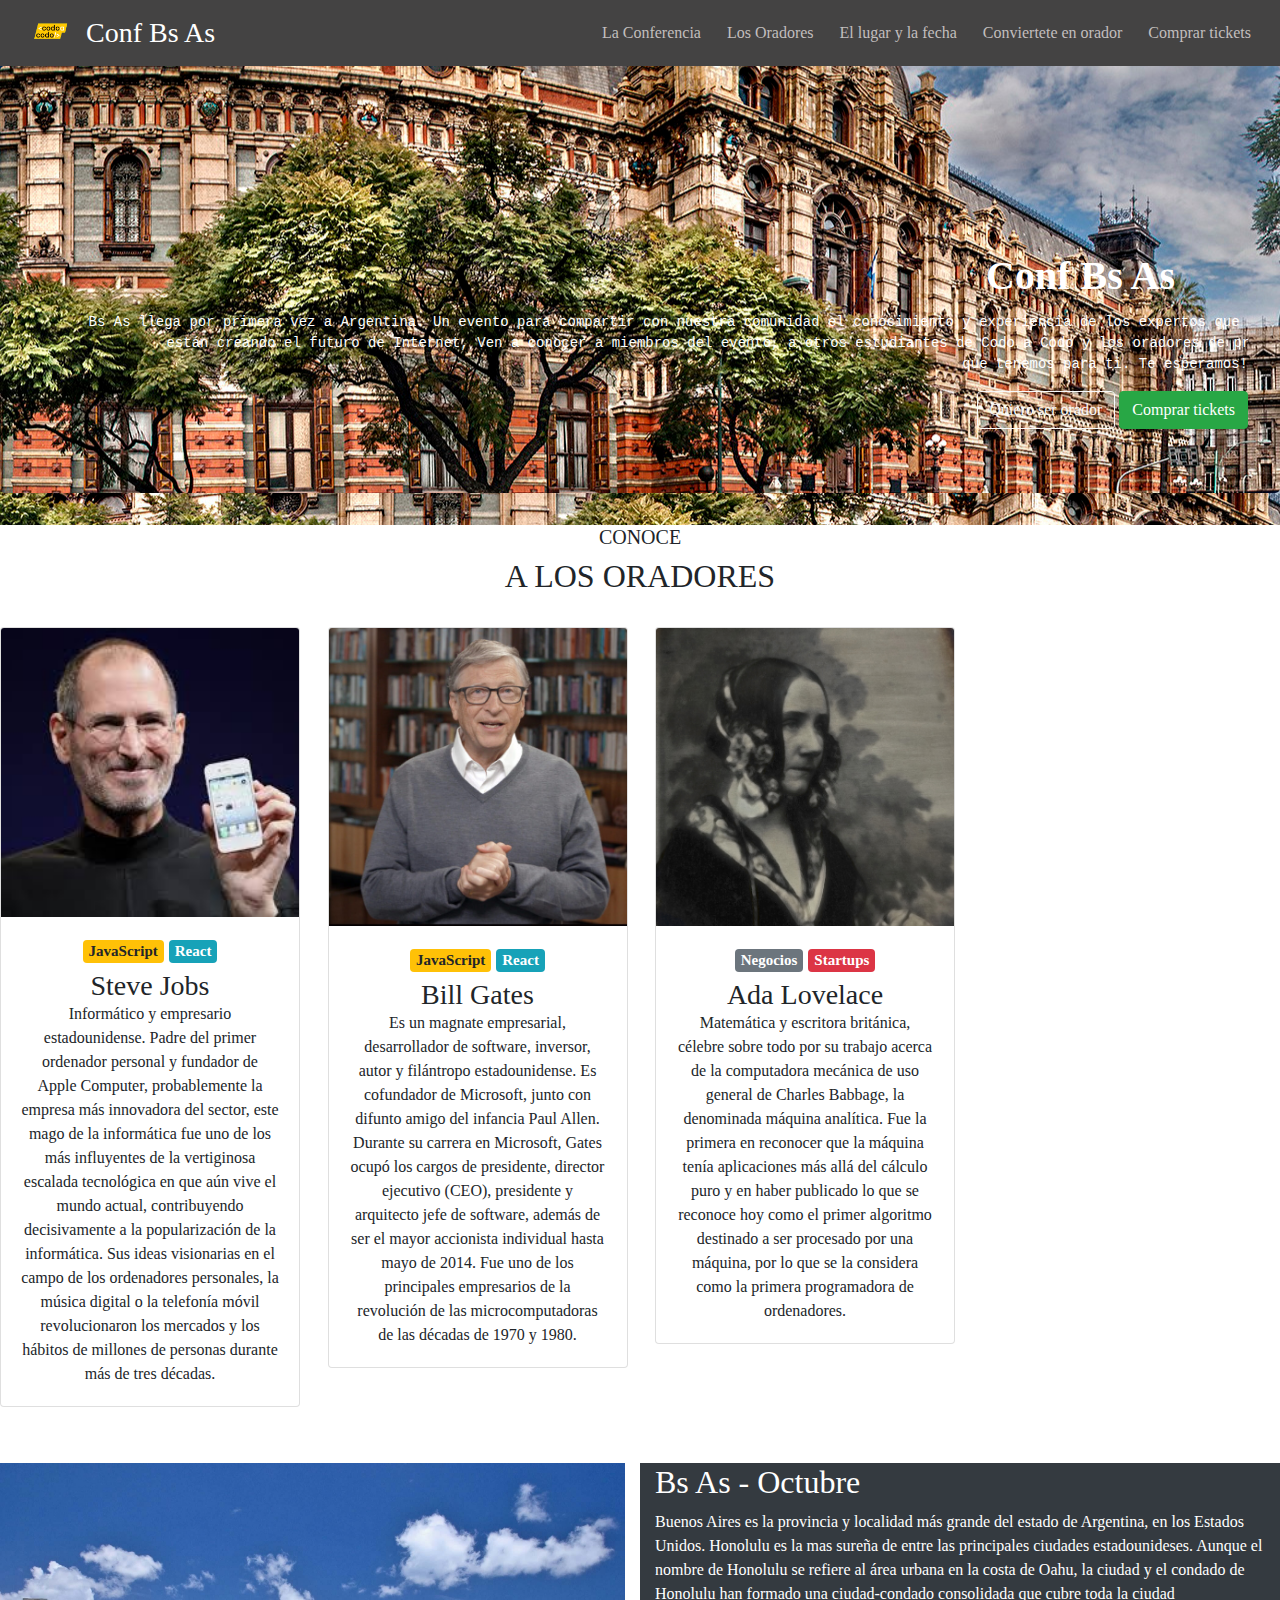
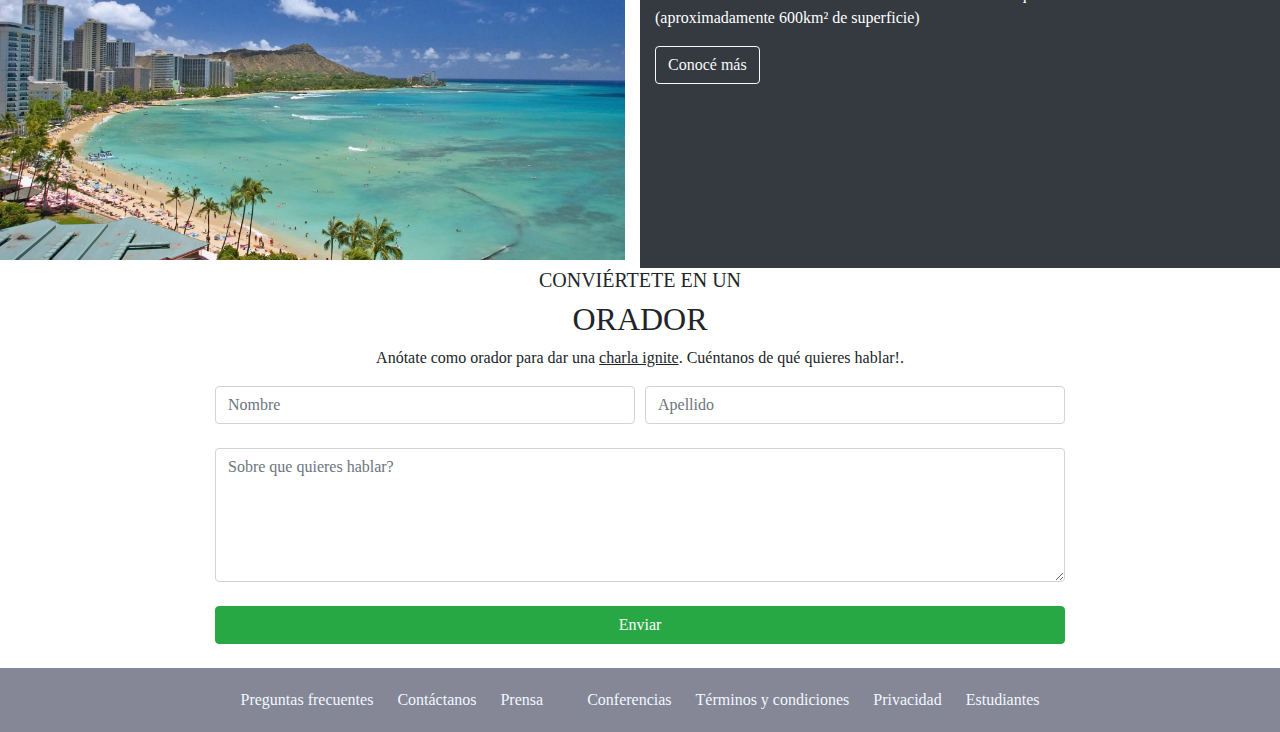
<file: index.html>
<!DOCTYPE html>
<html lang="en">
<head>
    <meta charset="UTF-8">
    <meta http-equiv="X-UA-Compatible" content="IE=edge">
    <meta name="viewport" content="width=device-width, initial-scale=1.0">
    <title>Oradores</title>
    <link href="styles.css" rel="stylesheet">
    <link rel="stylesheet" href="https://cdn.jsdelivr.net/npm/bootstrap@4.6.1/dist/css/bootstrap.min.css">
    <script src="https://cdn.jsdelivr.net/npm/bootstrap@4.6.1/dist/js/bootstrap.bundle.min.js"></script>
    <script src="https://cdn.jsdelivr.net/npm/popper.js@1.16.1/dist/umd/popper.min.js"></script>
    <script src="https://cdn.jsdelivr.net/npm/jquery@3.6.0/dist/jquery.slim.min.js"></script>
  </head>

<body>
   <header>
      <nav class="navbar navbar-expand-sm bg-grey justify-content-between">
         <div>
         <img src="imagenes/codoacodo.png" alt="codoacodo" class="imagen-cac">
         <h3 class="titulo-header">Conf Bs As</h3>
      </div>
      <ul class="navbar-nav">
        <li class="nav-item">
          <a class="nav-link" href="#">La Conferencia</a>
        </li>
        <li class="nav-item">
          <a class="nav-link" href="#">Los Oradores</a>
        </li>
        <li class="nav-item">
          <a class="nav-link" href="#">El lugar y la fecha</a>
        </li>
        <li class="nav-item">
         <a class="nav-link" href="#">Conviertete en orador</a>
       </li>
       <li class="nav-item">
         <a class="nav-link" href="#">Comprar tickets</a>
       </li>
      </ul>
    </nav>     
  </header class="background-bsas">
  
  <section class="argentina">
   <div class="row">
      <div class="col">
         <div class="jumbotron presentacion text-white">
            <h1 class="text1"><strong>Conf Bs As</strong></h1>
            
            <pre class="text-white">Bs As llega por primera vez a Argentina. Un evento para compartir con nuestra comunidad el conocimiento y experiencia de los expertos que 
                están creando el futuro de Internet, Ven a conocer a miembros del evento, a otros estudiantes de Codo a Codo y los oradores de primer nivel 
                que tenemos para ti. Te esperamos!</pre>
          
            <button type="button" class="btn btn-outline-light"> Quiero ser orador</button>
            <button type="button" class="btn btn-success">Comprar tickets</button>
         </div>
      </div>
   </div>
   </section>
   
  <section>
   <div class="row d-flex flex-column">
      <div class="col">
         <div class="text-center">
         <h5>CONOCE</h5>
         <h2>A LOS ORADORES</h2>
      </div>
   </div>
</div>



 

   <div class="row justify-content-center justify-content-lg-around text-center mb-4 mt-4">
      <div class="col-md-3 mb-2">
         <div class="card" style="width:300px">
            <img class="card-img-top" src="imagenes/steve.jpg" alt="Card image">
            <div class="card-body">
              <h5 class="card-title"><span class="badge badge-warning">JavaScript</span> <span class="badge badge-info">React</span></h4>
               <h3 class="card-subtitle"> Steve Jobs</h6>
              <p class="card-text">Informático y empresario estadounidense. Padre del primer ordenador personal y fundador de Apple Computer,
                probablemente la empresa más innovadora del sector, este mago de la informática fue uno de los más influyentes de la vertiginosa 
                escalada tecnológica en que aún vive el mundo actual, contribuyendo decisivamente a la popularización de la informática.
                 Sus ideas visionarias en el campo de los ordenadores personales, la música digital o la telefonía móvil revolucionaron los mercados
                  y los hábitos de millones de personas durante más de tres décadas.</p>
              
            </div>
          </div> 
      </div>

      <div class="col-md-3 mb-2">
         <div class="card" style="width:300px">
            <img class="card-img-top" src="imagenes/bill.jpg" alt="Card image">
            <div class="card-body">
              <h5 class="card-title"><span class="badge badge-warning">JavaScript</span> <span class="badge badge-info">React</span></h4>
               <h3 class="card-subtitle"> Bill Gates</h6>
              <p class="card-text">Es un magnate empresarial, desarrollador de software, inversor, autor y filántropo estadounidense.
                Es cofundador de Microsoft, junto con difunto amigo del infancia Paul Allen. Durante su carrera en Microsoft, 
                Gates ocupó los cargos de presidente, director ejecutivo (CEO), presidente y arquitecto jefe de software, 
                además de ser el mayor accionista individual hasta mayo de 2014. Fue uno de los principales empresarios 
                de la revolución de las microcomputadoras de las décadas de 1970 y 1980.</p>
              
            </div>
          </div> 
      </div>

      <div class="col-md-3 mb-2">
         <div class="card" style="width:300px">
            <img class="card-img-top" src="imagenes/ada.jpeg" alt="Card image">
            <div class="card-body">
              <h5 class="card-title"><span class="badge badge-secondary">Negocios</span> <span class="badge badge-danger">Startups</span></h4>
               <h3 class="card-subtitle"> Ada Lovelace</h6>
              <p class="card-text">Matemática y escritora británica, célebre sobre todo por su trabajo 
               acerca de la computadora mecánica de uso general de Charles Babbage, la denominada máquina analítica.
                Fue la primera en reconocer que la máquina tenía aplicaciones más allá del cálculo puro y en haber 
                publicado lo que se reconoce hoy como el primer algoritmo destinado a ser procesado por una máquina,
                 por lo que se la considera como la primera programadora de ordenadores.</p>
            </div>
          </div> 
      </div>
      <div class="col"></div>
    </div>
</div>

   <br>

<div class="row d-inline-flex">
   <div class="col-md-6 mb-2">
   <img class="img-fluid float-right" src="imagenes/honolulu.jpg"  width="150%">
   </div>
   <div class="col bg-dark" width="150%">
      <div class=" text-white">
      <h2> Bs As - Octubre </h2>
      <p>Buenos Aires es la provincia y localidad más grande del estado de Argentina, en los Estados Unidos. Honolulu es la mas sureña de entre las principales ciudades estadounideses. Aunque el nombre de Honolulu se refiere al área urbana en la costa de Oahu, la ciudad y el condado de Honolulu han formado una ciudad-condado consolidada que cubre toda la ciudad (aproximadamente 600km² de superficie)</p>
      <button type="button" class="btn btn-outline-light"> Conocé más</button>
   </div>
   </div>
</div>
    
</section>

<div class="row d-flex flex-column">
   <div class="col">
      <div class="text-center">
      <h5>CONVIÉRTETE EN UN</h5>
      <h2>ORADOR</h2>
      <P>Anótate como orador para dar una <u>charla ignite</u>. Cuéntanos de qué quieres hablar!.</P>
   </div>
</div>
</div>

      <form>
         <div class="form-row">
            <div class="col-2"></div>
           <div class="col">
             <input type="text" class="form-control"  placeholder="Nombre" name="nombre">
           </div>
           <div class="col">
             <input type="password" class="form-control" placeholder="Apellido" name="apellido">
           </div>
           <div class="col-2"></div>
         </div>
         <br>
         <div class="form-row">
            <div class="col-2"></div>
            <div class="col">
              <textarea class="form-control" rows="5" placeholder="Sobre que quieres hablar?" id="comment"></textarea>
              <br>
              <button type="button" class="btn btn-success btn-block">Enviar</button>
            </div>
            
            <div class="col-2"></div>
       </form>
   
   
      </div>
<br>
  
    <footer class="footer-links">
      <a href="#" class="linksfooter">Preguntas frecuentes </a>
      <a href="#"class="linksfooter">Contáctanos</a>
      <a href="#" class="linksfooter">Prensa</a>
      <a href="#" class="linksfooter"></a>
      <a href="#" class="linksfooter">Conferencias</a>
      <a href="#" class="linksfooter">Términos y condiciones</a>
      <a href="#" class="linksfooter">Privacidad</a>
      <a href="#" class="linksfooter">Estudiantes</a>
      </footer>

</body>
</html>
</file>
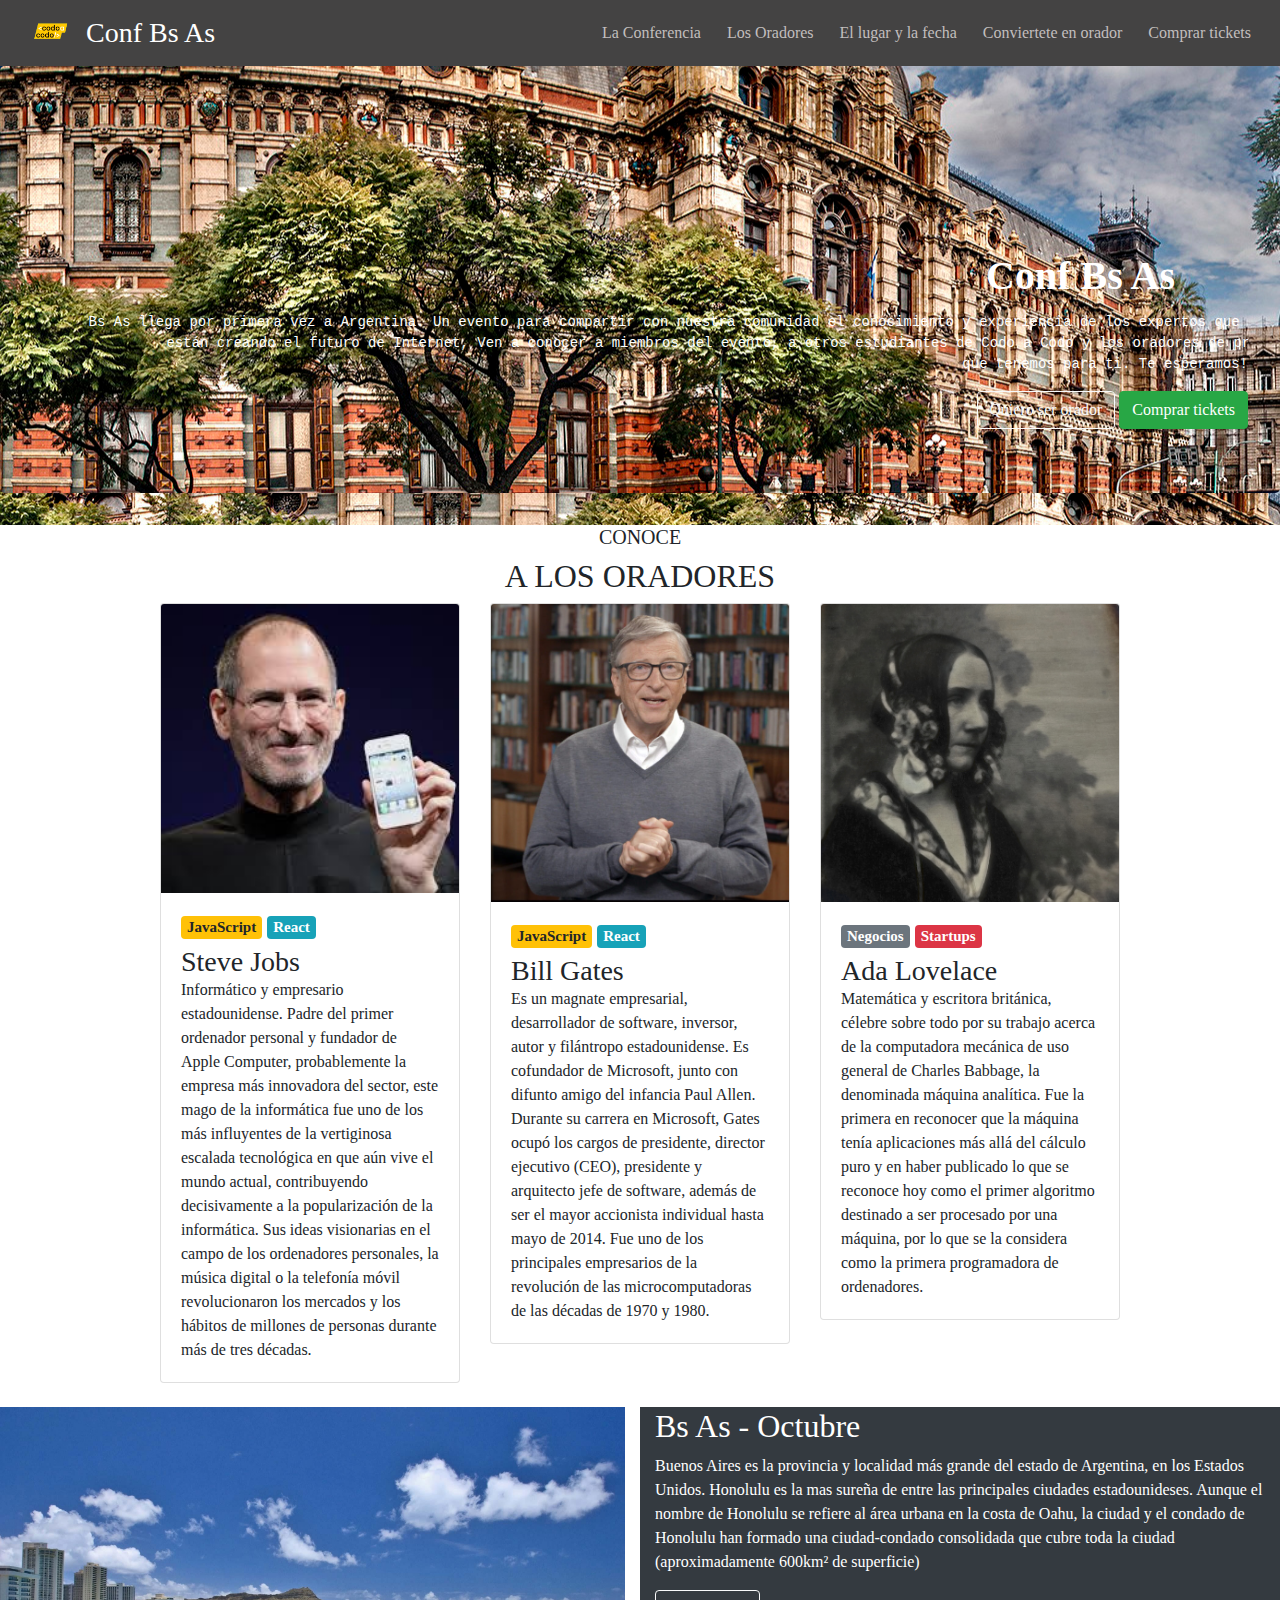
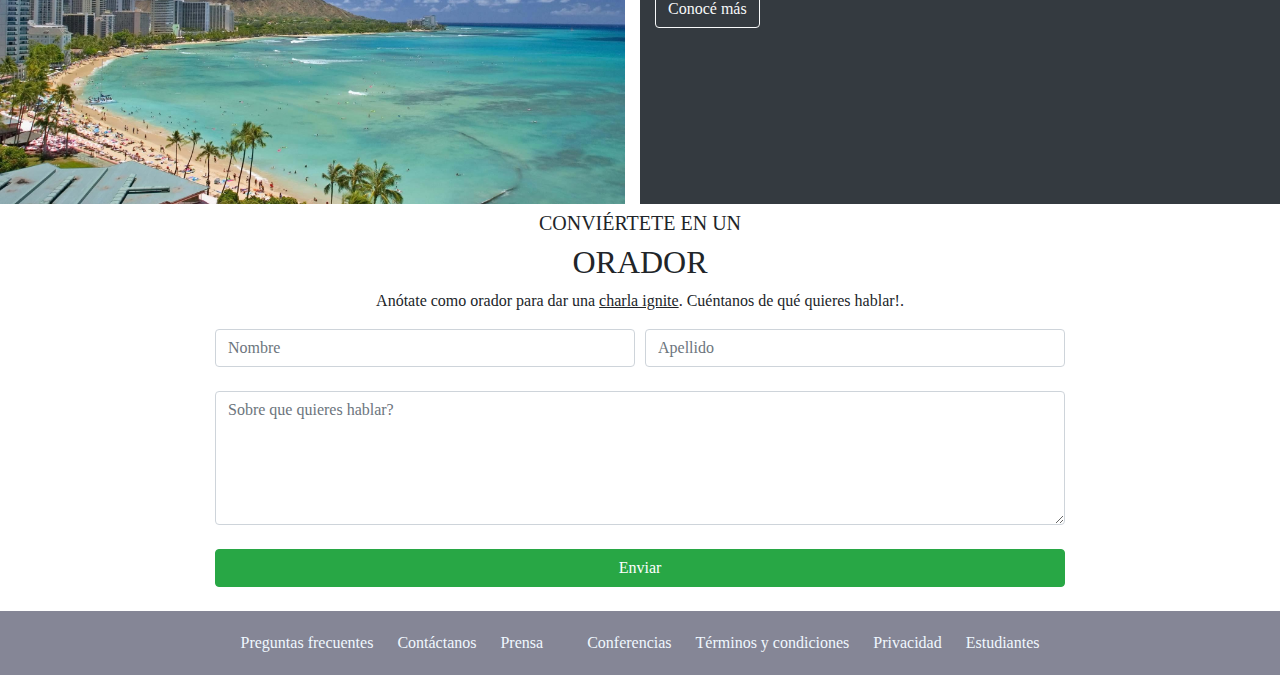
<file: index1.html>
<!DOCTYPE html>
<html lang="en">
<head>
    <meta charset="UTF-8">
    <meta http-equiv="X-UA-Compatible" content="IE=edge">
    <meta name="viewport" content="width=device-width, initial-scale=1.0">
    <title>Oradores</title>
    <link href="styles.css" rel="stylesheet">
    <link rel="stylesheet" href="https://cdn.jsdelivr.net/npm/bootstrap@4.6.1/dist/css/bootstrap.min.css">
    <script src="https://cdn.jsdelivr.net/npm/bootstrap@4.6.1/dist/js/bootstrap.bundle.min.js"></script>
    <script src="https://cdn.jsdelivr.net/npm/popper.js@1.16.1/dist/umd/popper.min.js"></script>
    <script src="https://cdn.jsdelivr.net/npm/jquery@3.6.0/dist/jquery.slim.min.js"></script>
  </head>

<body>
   <header>
      <nav class="navbar navbar-expand-sm bg-grey justify-content-between">
         <div>
         <img src="imagenes/codoacodo.png" alt="codoacodo" class="imagen-cac">
         <h3 class="titulo-header">Conf Bs As</h3>
      </div>
      <ul class="navbar-nav">
        <li class="nav-item">
          <a class="nav-link" href="#">La Conferencia</a>
        </li>
        <li class="nav-item">
          <a class="nav-link" href="#">Los Oradores</a>
        </li>
        <li class="nav-item">
          <a class="nav-link" href="#">El lugar y la fecha</a>
        </li>
        <li class="nav-item">
         <a class="nav-link" href="#">Conviertete en orador</a>
       </li>
       <li class="nav-item">
         <a class="nav-link" href="#">Comprar tickets</a>
       </li>
      </ul>
    </nav>     
  </header class="background-bsas">
  
  <section class="argentina">
   <div class="row">
      <div class="col">
         <div class="jumbotron presentacion text-white">
            <h1 class="text1"><strong>Conf Bs As</strong></h1>
            
            <pre class="text-white">Bs As llega por primera vez a Argentina. Un evento para compartir con nuestra comunidad el conocimiento y experiencia de los expertos que 
                están creando el futuro de Internet, Ven a conocer a miembros del evento, a otros estudiantes de Codo a Codo y los oradores de primer nivel 
                que tenemos para ti. Te esperamos!</pre>
          
            <button type="button" class="btn btn-outline-light"> Quiero ser orador</button>
            <button type="button" class="btn btn-success">Comprar tickets</button>
         </div>
      </div>
   </div>
   </section>
   
  <section>
   <div class="row d-flex flex-column">
      <div class="col">
         <div class="text-center">
         <h5>CONOCE</h5>
         <h2>A LOS ORADORES</h2>
      </div>
   </div>
</div>



 

   <div class="row">
      <div class="col"></div>
      <div class="col">
         <div class="card" style="width:300px">
            <img class="card-img-top" src="imagenes/steve.jpg" alt="Card image">
            <div class="card-body">
              <h5 class="card-title"><span class="badge badge-warning">JavaScript</span> <span class="badge badge-info">React</span></h4>
               <h3 class="card-subtitle"> Steve Jobs</h6>
              <p class="card-text">Informático y empresario estadounidense. Padre del primer ordenador personal y fundador de Apple Computer,
                probablemente la empresa más innovadora del sector, este mago de la informática fue uno de los más influyentes de la vertiginosa 
                escalada tecnológica en que aún vive el mundo actual, contribuyendo decisivamente a la popularización de la informática.
                 Sus ideas visionarias en el campo de los ordenadores personales, la música digital o la telefonía móvil revolucionaron los mercados
                  y los hábitos de millones de personas durante más de tres décadas.</p>
              
            </div>
          </div> 
      </div>

      <div class="col">
         <div class="card" style="width:300px">
            <img class="card-img-top" src="imagenes/bill.jpg" alt="Card image">
            <div class="card-body">
              <h5 class="card-title"><span class="badge badge-warning">JavaScript</span> <span class="badge badge-info">React</span></h4>
               <h3 class="card-subtitle"> Bill Gates</h6>
              <p class="card-text">Es un magnate empresarial, desarrollador de software, inversor, autor y filántropo estadounidense.
                Es cofundador de Microsoft, junto con difunto amigo del infancia Paul Allen. Durante su carrera en Microsoft, 
                Gates ocupó los cargos de presidente, director ejecutivo (CEO), presidente y arquitecto jefe de software, 
                además de ser el mayor accionista individual hasta mayo de 2014. Fue uno de los principales empresarios 
                de la revolución de las microcomputadoras de las décadas de 1970 y 1980.</p>
              
            </div>
          </div> 
      </div>

      <div class="col">
         <div class="card" style="width:300px">
            <img class="card-img-top" src="imagenes/ada.jpeg" alt="Card image">
            <div class="card-body">
              <h5 class="card-title"><span class="badge badge-secondary">Negocios</span> <span class="badge badge-danger">Startups</span></h4>
               <h3 class="card-subtitle"> Ada Lovelace</h6>
              <p class="card-text">Matemática y escritora británica, célebre sobre todo por su trabajo 
               acerca de la computadora mecánica de uso general de Charles Babbage, la denominada máquina analítica.
                Fue la primera en reconocer que la máquina tenía aplicaciones más allá del cálculo puro y en haber 
                publicado lo que se reconoce hoy como el primer algoritmo destinado a ser procesado por una máquina,
                 por lo que se la considera como la primera programadora de ordenadores.</p>
            </div>
          </div> 
      </div>
      <div class="col"></div>
    </div>


   <br>

<div class="row d-inline-flex">
   <div class="col " "style="padding-right: 0px";>
   <img class="img-fluid float-right" src="imagenes/honolulu.jpg"  width="150%">
   </div>
   <div class="col bg-dark" width="150%">
      <div class=" text-white">
      <h2> Bs As - Octubre </h2>
      <p>Buenos Aires es la provincia y localidad más grande del estado de Argentina, en los Estados Unidos. Honolulu es la mas sureña de entre las principales ciudades estadounideses. Aunque el nombre de Honolulu se refiere al área urbana en la costa de Oahu, la ciudad y el condado de Honolulu han formado una ciudad-condado consolidada que cubre toda la ciudad (aproximadamente 600km² de superficie)</p>
      <button type="button" class="btn btn-outline-light"> Conocé más</button>
   </div>
   </div>
</div>
    
</section>

<div class="row d-flex flex-column">
   <div class="col">
      <div class="text-center">
      <h5>CONVIÉRTETE EN UN</h5>
      <h2>ORADOR</h2>
      <P>Anótate como orador para dar una <u>charla ignite</u>. Cuéntanos de qué quieres hablar!.</P>
   </div>
</div>
</div>

      <form>
         <div class="form-row">
            <div class="col-2"></div>
           <div class="col">
             <input type="text" class="form-control"  placeholder="Nombre" name="nombre">
           </div>
           <div class="col">
             <input type="password" class="form-control" placeholder="Apellido" name="apellido">
           </div>
           <div class="col-2"></div>
         </div>
         <br>
         <div class="form-row">
            <div class="col-2"></div>
            <div class="col">
              <textarea class="form-control" rows="5" placeholder="Sobre que quieres hablar?" id="comment"></textarea>
              <br>
              <button type="button" class="btn btn-success btn-block">Enviar</button>
            </div>
            
            <div class="col-2"></div>
       </form>
   
   
      </div>
<br>
  
    <footer class="footer-links">
      <a href="#" class="linksfooter">Preguntas frecuentes </a>
      <a href="#"class="linksfooter">Contáctanos</a>
      <a href="#" class="linksfooter">Prensa</a>
      <a href="#" class="linksfooter"></a>
      <a href="#" class="linksfooter">Conferencias</a>
      <a href="#" class="linksfooter">Términos y condiciones</a>
      <a href="#" class="linksfooter">Privacidad</a>
      <a href="#" class="linksfooter">Estudiantes</a>
      </footer>

</body>
</html>
</file>
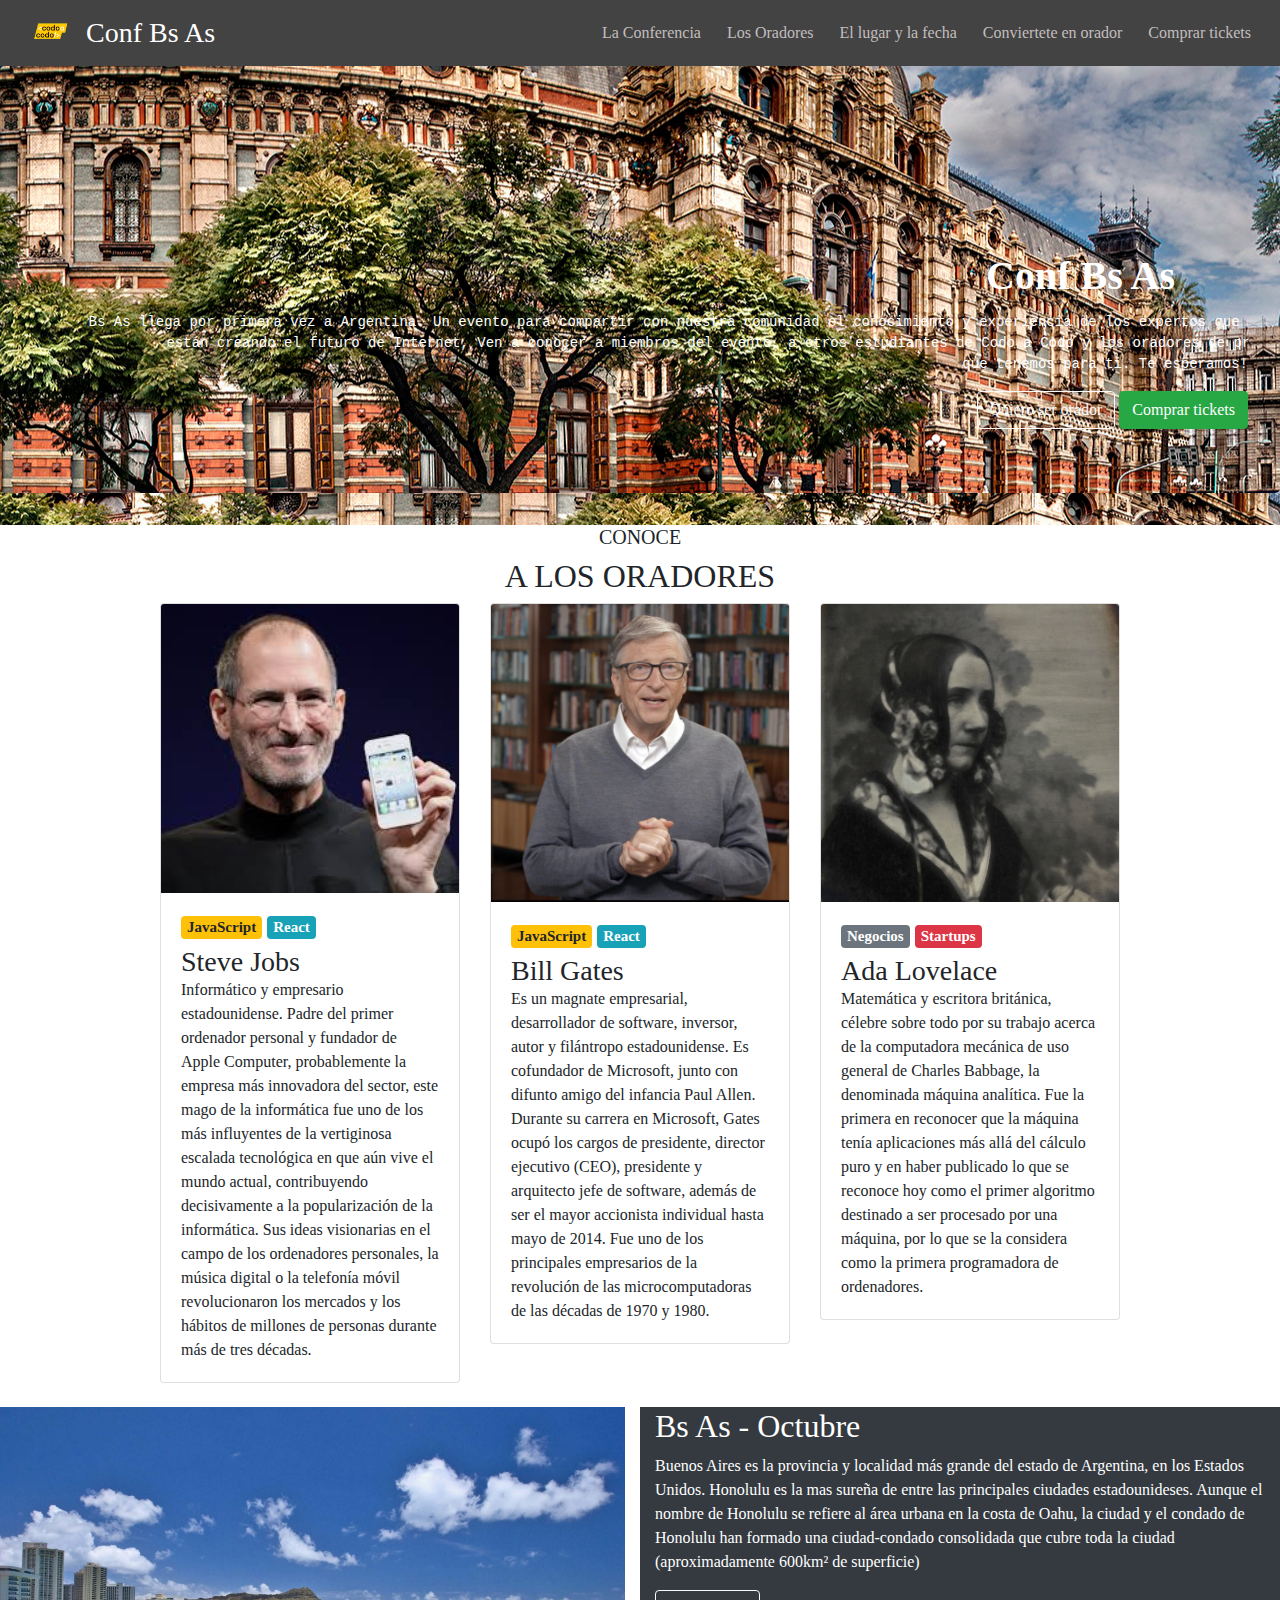
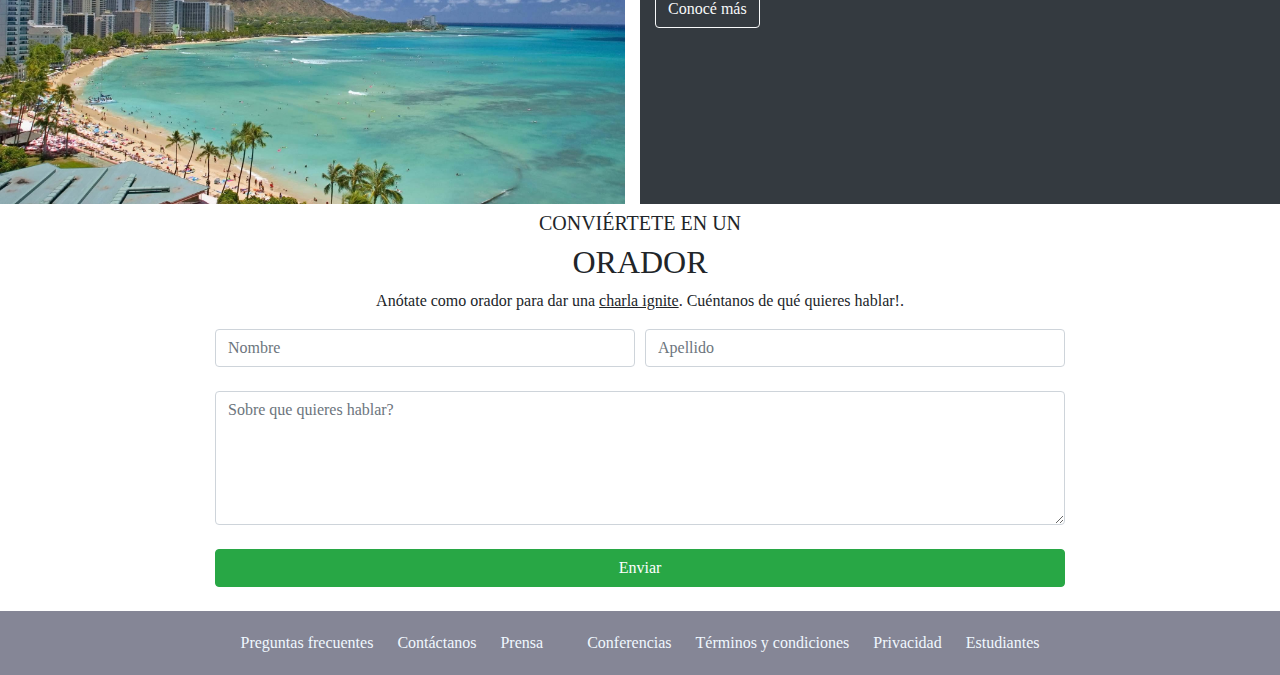
<file: trabajo-frontend.html>
<!DOCTYPE html>
<html lang="en">
<head>
    <meta charset="UTF-8">
    <meta http-equiv="X-UA-Compatible" content="IE=edge">
    <meta name="viewport" content="width=device-width, initial-scale=1.0">
    <title>Oradores</title>
    <link href="style.css" rel="stylesheet">
    <link rel="stylesheet" href="https://cdn.jsdelivr.net/npm/bootstrap@4.6.1/dist/css/bootstrap.min.css">
    <script src="https://cdn.jsdelivr.net/npm/bootstrap@4.6.1/dist/js/bootstrap.bundle.min.js"></script>
    <script src="https://cdn.jsdelivr.net/npm/popper.js@1.16.1/dist/umd/popper.min.js"></script>
    <script src="https://cdn.jsdelivr.net/npm/jquery@3.6.0/dist/jquery.slim.min.js"></script>
  </head>

<body>
   <header>
      <nav class="navbar navbar-expand-sm bg-grey justify-content-between">
         <div>
         <img src="imagenes/codoacodo.png" alt="codoacodo" class="imagen-cac">
         <h3 class="titulo-header">Conf Bs As</h3>
      </div>
      <ul class="navbar-nav">
        <li class="nav-item">
          <a class="nav-link" href="#">La Conferencia</a>
        </li>
        <li class="nav-item">
          <a class="nav-link" href="#">Los Oradores</a>
        </li>
        <li class="nav-item">
          <a class="nav-link" href="#">El lugar y la fecha</a>
        </li>
        <li class="nav-item">
         <a class="nav-link" href="#">Conviertete en orador</a>
       </li>
       <li class="nav-item">
         <a class="nav-link" href="#">Comprar tickets</a>
       </li>
      </ul>
    </nav>     
  </header class="background-bsas">
  
  <section class="argentina">
   <div class="row">
      <div class="col">
         <div class="jumbotron presentacion text-white">
            <h1 class="text1"><strong>Conf Bs As</strong></h1>
            
            <pre class="text-white">Bs As llega por primera vez a Argentina. Un evento para compartir con nuestra comunidad el conocimiento y experiencia de los expertos que 
                están creando el futuro de Internet, Ven a conocer a miembros del evento, a otros estudiantes de Codo a Codo y los oradores de primer nivel 
                que tenemos para ti. Te esperamos!</pre>
          
            <button type="button" class="btn btn-outline-light"> Quiero ser orador</button>
            <button type="button" class="btn btn-success">Comprar tickets</button>
         </div>
      </div>
   </div>
   </section>
   
  <section>
   <div class="row d-flex flex-column">
      <div class="col">
         <div class="text-center">
         <h5>CONOCE</h5>
         <h2>A LOS ORADORES</h2>
      </div>
   </div>
</div>



 

   <div class="row">
      <div class="col"></div>
      <div class="col">
         <div class="card" style="width:300px">
            <img class="card-img-top" src="imagenes/steve.jpg" alt="Card image">
            <div class="card-body">
              <h5 class="card-title"><span class="badge badge-warning">JavaScript</span> <span class="badge badge-info">React</span></h4>
               <h3 class="card-subtitle"> Steve Jobs</h6>
              <p class="card-text">Informático y empresario estadounidense. Padre del primer ordenador personal y fundador de Apple Computer,
                probablemente la empresa más innovadora del sector, este mago de la informática fue uno de los más influyentes de la vertiginosa 
                escalada tecnológica en que aún vive el mundo actual, contribuyendo decisivamente a la popularización de la informática.
                 Sus ideas visionarias en el campo de los ordenadores personales, la música digital o la telefonía móvil revolucionaron los mercados
                  y los hábitos de millones de personas durante más de tres décadas.</p>
              
            </div>
          </div> 
      </div>

      <div class="col">
         <div class="card" style="width:300px">
            <img class="card-img-top" src="imagenes/bill.jpg" alt="Card image">
            <div class="card-body">
              <h5 class="card-title"><span class="badge badge-warning">JavaScript</span> <span class="badge badge-info">React</span></h4>
               <h3 class="card-subtitle"> Bill Gates</h6>
              <p class="card-text">Es un magnate empresarial, desarrollador de software, inversor, autor y filántropo estadounidense.
                Es cofundador de Microsoft, junto con difunto amigo del infancia Paul Allen. Durante su carrera en Microsoft, 
                Gates ocupó los cargos de presidente, director ejecutivo (CEO), presidente y arquitecto jefe de software, 
                además de ser el mayor accionista individual hasta mayo de 2014. Fue uno de los principales empresarios 
                de la revolución de las microcomputadoras de las décadas de 1970 y 1980.</p>
              
            </div>
          </div> 
      </div>

      <div class="col">
         <div class="card" style="width:300px">
            <img class="card-img-top" src="imagenes/ada.jpeg" alt="Card image">
            <div class="card-body">
              <h5 class="card-title"><span class="badge badge-secondary">Negocios</span> <span class="badge badge-danger">Startups</span></h4>
               <h3 class="card-subtitle"> Ada Lovelace</h6>
              <p class="card-text">Matemática y escritora británica, célebre sobre todo por su trabajo 
               acerca de la computadora mecánica de uso general de Charles Babbage, la denominada máquina analítica.
                Fue la primera en reconocer que la máquina tenía aplicaciones más allá del cálculo puro y en haber 
                publicado lo que se reconoce hoy como el primer algoritmo destinado a ser procesado por una máquina,
                 por lo que se la considera como la primera programadora de ordenadores.</p>
            </div>
          </div> 
      </div>
      <div class="col"></div>
    </div>


   <br>

<div class="row d-inline-flex">
   <div class="col ">
   <img class="img-fluid float-right" src="imagenes/honolulu.jpg"  width="150%">
   </div>
   <div class="col bg-dark" width="150%">
      <div class=" text-white">
      <h2> Bs As - Octubre </h2>
      <p>Buenos Aires es la provincia y localidad más grande del estado de Argentina, en los Estados Unidos. Honolulu es la mas sureña de entre las principales ciudades estadounideses. Aunque el nombre de Honolulu se refiere al área urbana en la costa de Oahu, la ciudad y el condado de Honolulu han formado una ciudad-condado consolidada que cubre toda la ciudad (aproximadamente 600km² de superficie)</p>
      <button type="button" class="btn btn-outline-light"> Conocé más</button>
   </div>
   </div>
</div>
    
</section>

<div class="row d-flex flex-column">
   <div class="col">
      <div class="text-center">
      <h5>CONVIÉRTETE EN UN</h5>
      <h2>ORADOR</h2>
      <P>Anótate como orador para dar una <u>charla ignite</u>. Cuéntanos de qué quieres hablar!.</P>
   </div>
</div>
</div>

      <form>
         <div class="form-row">
            <div class="col-2"></div>
           <div class="col">
             <input type="text" class="form-control"  placeholder="Nombre" name="nombre">
           </div>
           <div class="col">
             <input type="password" class="form-control" placeholder="Apellido" name="apellido">
           </div>
           <div class="col-2"></div>
         </div>
         <br>
         <div class="form-row">
            <div class="col-2"></div>
            <div class="col">
              <textarea class="form-control" rows="5" placeholder="Sobre que quieres hablar?" id="comment"></textarea>
              <br>
              <button type="button" class="btn btn-success btn-block">Enviar</button>
            </div>
            
            <div class="col-2"></div>
       </form>
   
   
      </div>
<br>
  
    <footer class="footer-links">
      <a href="#" class="linksfooter">Preguntas frecuentes </a>
      <a href="#"class="linksfooter">Contáctanos</a>
      <a href="#" class="linksfooter">Prensa</a>
      <a href="#" class="linksfooter"></a>
      <a href="#" class="linksfooter">Conferencias</a>
      <a href="#" class="linksfooter">Términos y condiciones</a>
      <a href="#" class="linksfooter">Privacidad</a>
      <a href="#" class="linksfooter">Estudiantes</a>
      </footer>

</body>
</html>
</file>
<file: styles.css>
* {
    font-family: calibri, "times new roman", sans-serif;
}

body{
    padding: 0%;
    margin: 0%;

}
header {
    padding: 0px;  
    margin: 0px;
    box-sizing: border-box;
    background-color: rgb(68, 67, 67);
    display: flex;
    justify-content: space-between;
}

.imagen-cac {
    display: flex;
    width: 70px;
    float: left;
    padding:2px 12px;

    }


 .titulo-header {
    display: flex;
    margin:0px;
    color: white;
 }


.nav-link {
    color: rgb(194, 190, 190);
    text-align: right;
    padding:15px;
    margin: 5px;
    text-decoration-line: none;
}
.nav-tickets {
    color: green;
}


.argentina {
    background-image: url(./imagenes/hawaii.jpg);
}



.cards {
    display: flex;
    align-items:flex-end;
}

.text1 {
text-align: right; 
padding: 0%;
margin: 10% 6% 1% 2%;
}
.presentacion{
    background-image: url(./imagenes/ba1.jpg);
    background-position: center, center; 
    text-align: right;
    padding: 0%;
    margin: 0%;

}


.text-white{
    overflow-x: hidden !important;
}

.quiero-ser-orador {
    text-align: left;
}

.imagenes-de-oradores {
    width: 160px;
}

.Honolulu1 {
    width: 500px;
    background: fixed;
    background-color:rgb(57, 57, 66);
    color: white;
    margin:0%;
    padding-right: 0%;
    display: flex;
}

.footer-links{ 
    background-color: #0205257b;
    text-align: center;
    padding: 20px;
    margin: 0px;

}

.linksfooter {
    color: aliceblue;
    text-decoration: none; 
    padding:10px;
    text-align:initial; 

}


.formulario_input-error {
	font-size: 12px;
	margin-bottom: 0;
	display: none;
}

.formulario__input-error-activo {
	display: block;
}
</file>
<file: style.css>
* {
    font-family: calibri, "times new roman", sans-serif;
}

body{
    padding: 0%;
    margin: 0%;

}
header {
    padding: 0px;  
    margin: 0px;
    box-sizing: border-box;
    background-color: rgb(68, 67, 67);
    display: flex;
    justify-content: space-between;
}

.imagen-cac {
    display: flex;
    width: 70px;
    float: left;
    padding:2px 12px;

    }


 .titulo-header {
    display: flex;
    margin:0px;
    color: white;
 }


.nav-link {
    color: rgb(194, 190, 190);
    text-align: right;
    padding:15px;
    margin: 5px;
    text-decoration-line: none;
}
.nav-tickets {
    color: green;
}

.argentina {
    background-image: url(./imagenes/hawaii.jpg);
}



.cards {
    display: flex;
    align-items:flex-end;
}

.text1 {
text-align: right; 
padding: 0%;
margin: 10% 6% 1% 2%;
}
.presentacion{
    background-image: url(./imagenes/ba1.jpg);
    background-position: center, center; 
    text-align: right;
    padding: 0%;
    margin: 0%;

}

.quiero-ser-orador {
    text-align: left;
}

.imagenes-de-oradores {
    width: 160px;
}

.Honolulu1 {
    width: 500px;
    background: fixed;
    background-color:rgb(57, 57, 66);
    color: white;
    margin:0%;
    padding: 0%;
    display: flex;
}

.footer-links{ 
    background-color: #0205257b;
    text-align: center;
    padding: 20px;
    margin: 0px;

}

.linksfooter {
    color: aliceblue;
    text-decoration: none; 
    padding:10px;
    text-align:initial; 

}
</file>
